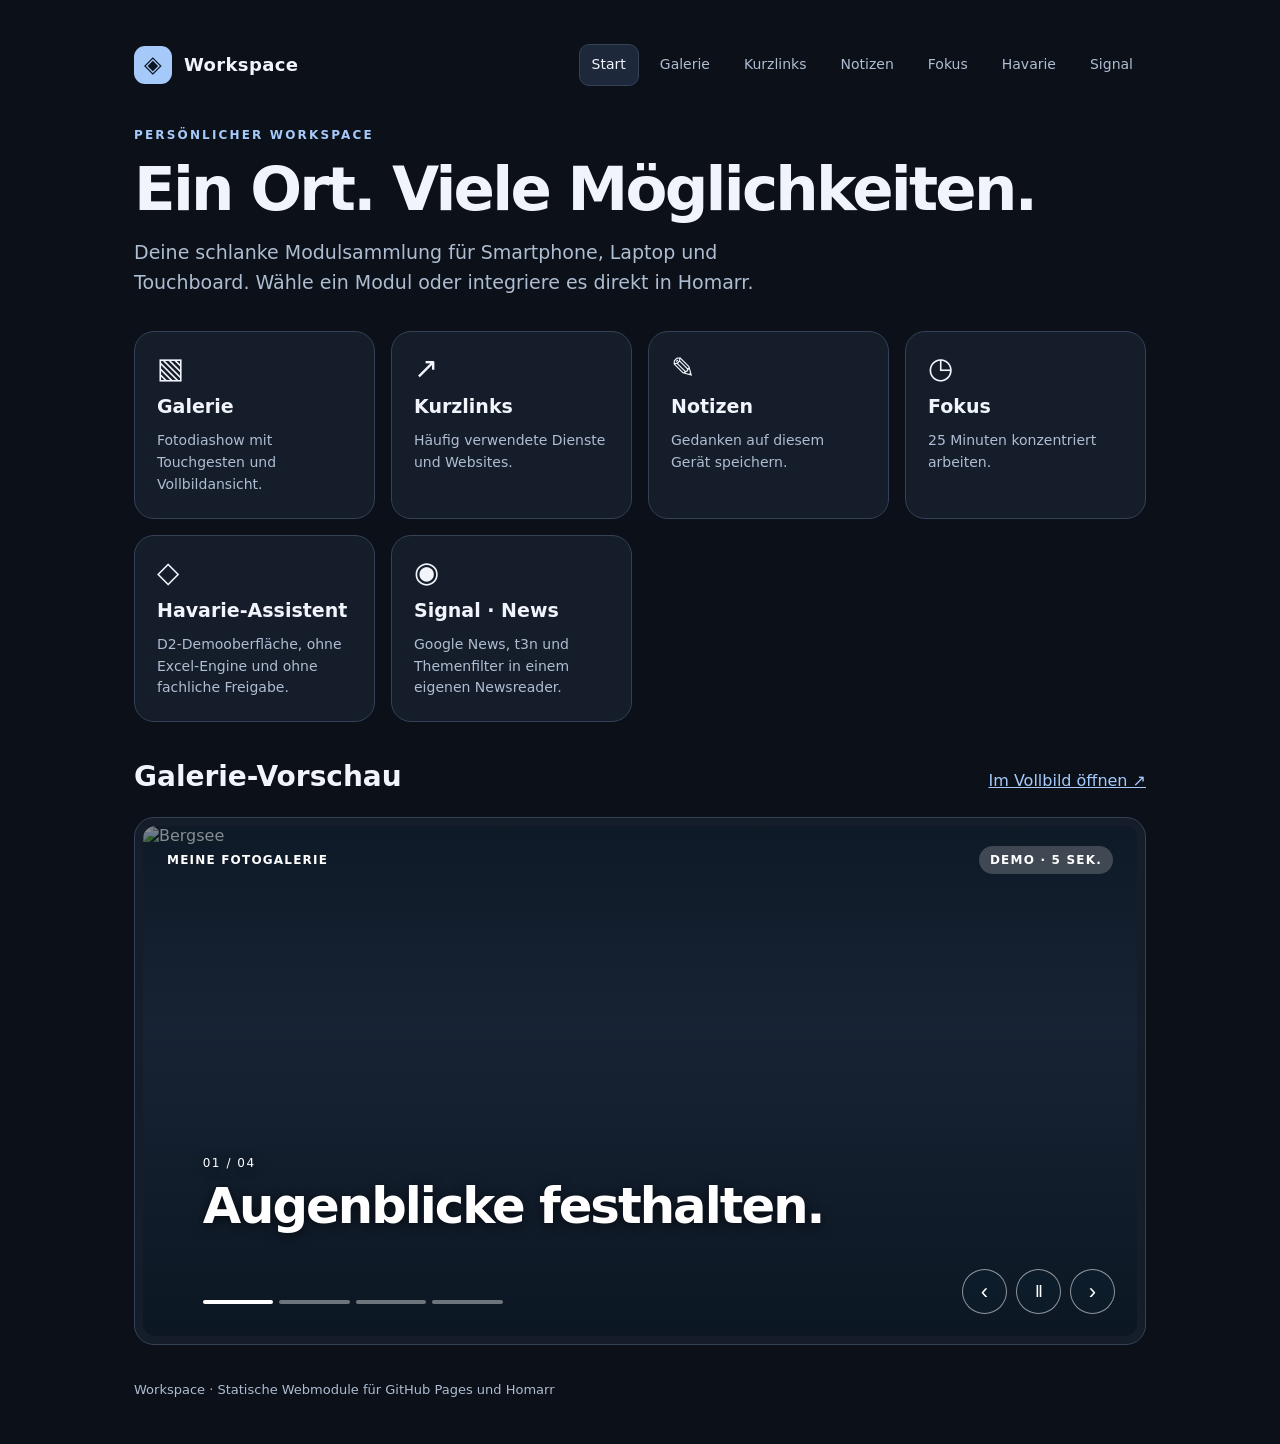
<file: index.html>
<!doctype html><html lang="de"><head><meta charset="utf-8"><meta name="viewport" content="width=device-width,initial-scale=1"><meta name="theme-color" content="#0b1019"><title>Workspace · Home</title><link rel="stylesheet" href="./assets/style.css"></head><body><main class="shell"><header class="topbar"><a class="brand" href="./index.html"><span class="mark">◈</span>Workspace</a><nav aria-label="Navigation"><a href="./index.html" aria-current="page">Start</a><a href="./galerie.html">Galerie</a><a href="./links.html">Kurzlinks</a><a href="./notizen.html">Notizen</a><a href="./fokus.html">Fokus</a><a href="./havarie.html">Havarie</a><a href="./news.html">Signal</a></nav></header><section class="hero"><div class="eyebrow">Persönlicher Workspace</div><h1>Ein Ort. Viele Möglichkeiten.</h1><p class="lead">Deine schlanke Modulsammlung für Smartphone, Laptop und Touchboard. Wähle ein Modul oder integriere es direkt in Homarr.</p></section><section aria-label="Module" class="grid"><a class="tile" href="./galerie.html"><span class="symbol" aria-hidden="true">▧</span><strong>Galerie</strong><p class="muted">Fotodiashow mit Touchgesten und Vollbildansicht.</p></a><a class="tile" href="./links.html"><span class="symbol" aria-hidden="true">↗</span><strong>Kurzlinks</strong><p class="muted">Häufig verwendete Dienste und Websites.</p></a><a class="tile" href="./notizen.html"><span class="symbol" aria-hidden="true">✎</span><strong>Notizen</strong><p class="muted">Gedanken auf diesem Gerät speichern.</p></a><a class="tile" href="./fokus.html"><span class="symbol" aria-hidden="true">◷</span><strong>Fokus</strong><p class="muted">25 Minuten konzentriert arbeiten.</p></a><a class="tile" href="./havarie.html"><span class="symbol" aria-hidden="true">◇</span><strong>Havarie-Assistent</strong><p class="muted">D2-Demooberfläche, ohne Excel-Engine und ohne fachliche Freigabe.</p></a><a class="tile" href="./news.html"><span class="symbol" aria-hidden="true">◉</span><strong>Signal · News</strong><p class="muted">Google News, t3n und Themenfilter in einem eigenen Newsreader.</p></a></section><div class="section-head"><h2>Galerie-Vorschau</h2><a href="./galerie.html">Im Vollbild öffnen ↗</a></div><section class="panel preview"><iframe src="./galerie.html" loading="lazy" allowfullscreen title="Galerie-Vorschau"></iframe></section><footer class="footer">Workspace · Statische Webmodule für GitHub Pages und Homarr</footer></main></body></html>
</file>
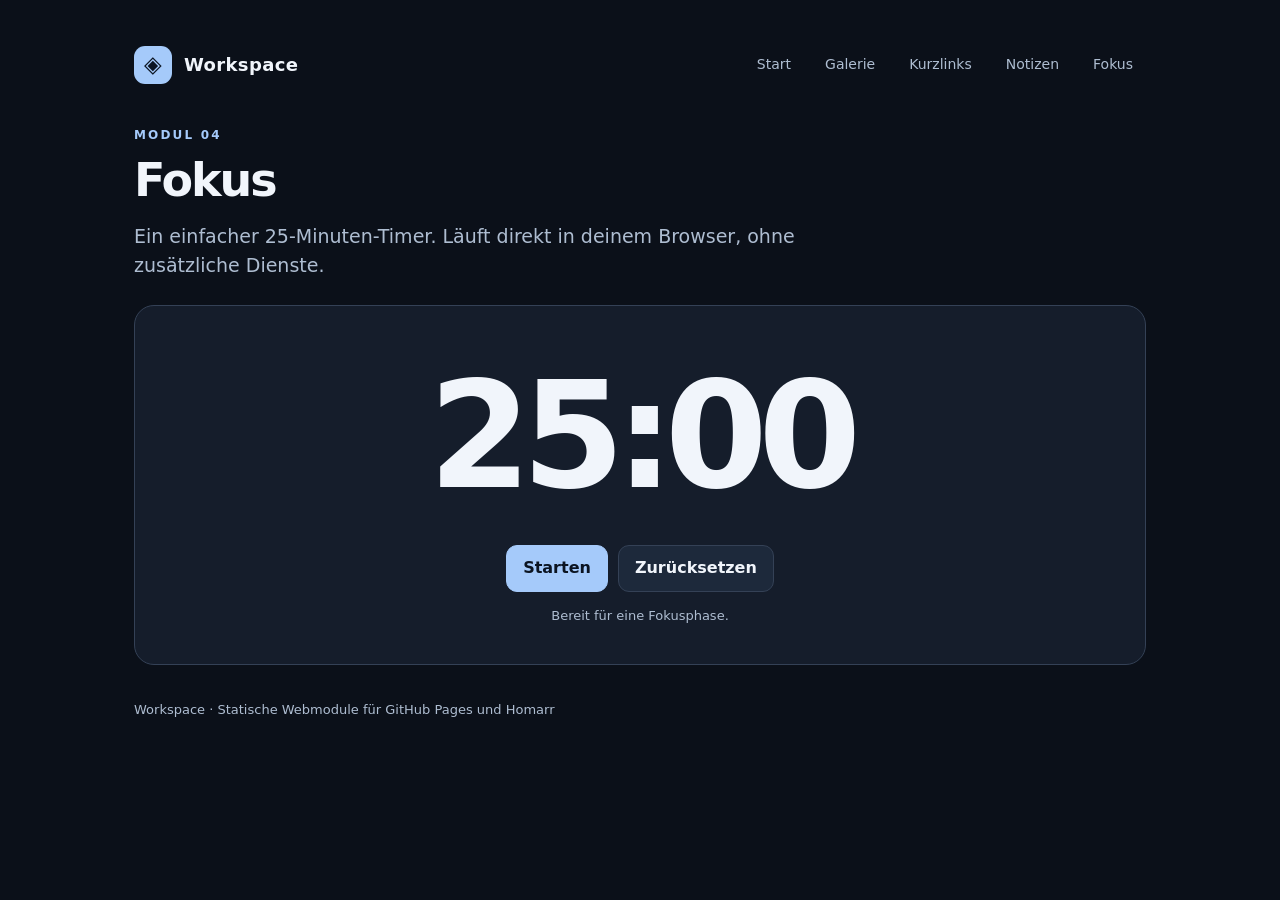
<file: fokus.html>
<!doctype html><html lang="de"><head><meta charset="utf-8"><meta name="viewport" content="width=device-width,initial-scale=1"><meta name="theme-color" content="#0b1019"><title>Fokus · Workspace</title><link rel="stylesheet" href="./assets/style.css"></head><body><script>if(new URLSearchParams(location.search).get("embed")==="1")document.body.classList.add("embed")</script><main class="shell"><header class="topbar"><a class="brand" href="./index.html"><span class="mark">◈</span>Workspace</a><nav aria-label="Navigation"><a href="./index.html">Start</a><a href="./galerie.html">Galerie</a><a href="./links.html">Kurzlinks</a><a href="./notizen.html">Notizen</a><a href="./fokus.html">Fokus</a></nav></header><section class="module-intro"><div class="eyebrow">Modul 04</div><h1>Fokus</h1><p class="lead">Ein einfacher 25-Minuten-Timer. Läuft direkt in deinem Browser, ohne zusätzliche Dienste.</p></section><section class="panel"><div class="timer" id="time" role="timer" aria-label="Verbleibende Zeit">25:00</div><div class="actions"><button class="btn" id="toggle">Starten</button><button class="btn-secondary" id="reset">Zurücksetzen</button></div><p class="note" id="status" role="status" style="text-align:center">Bereit für eine Fokusphase.</p></section><script>
const duration=25*60*1000,time=document.getElementById("time"),toggle=document.getElementById("toggle"),status=document.getElementById("status");let remaining=duration,deadline=0,running=false,tick=null;
function display(){let s=Math.max(0,Math.ceil(remaining/1000));time.textContent=String(Math.floor(s/60)).padStart(2,"0")+":"+String(s%60).padStart(2,"0");document.title=time.textContent+" · Fokus"}
function stop(){running=false;clearInterval(tick);tick=null;toggle.textContent="Fortsetzen"}
function update(){if(!running)return;remaining=Math.max(0,deadline-Date.now());display();if(remaining===0){stop();toggle.textContent="Neu starten";status.textContent="Fokusphase beendet."}}
toggle.onclick=()=>{if(running){update();stop();status.textContent="Pausiert."}else{if(remaining===0)remaining=duration;deadline=Date.now()+remaining;running=true;toggle.textContent="Pause";status.textContent="Fokusphase läuft.";tick=setInterval(update,250);display()}};
document.getElementById("reset").onclick=()=>{stop();remaining=duration;display();toggle.textContent="Starten";status.textContent="Zurückgesetzt."};
document.addEventListener("visibilitychange",update);display();
</script><footer class="footer">Workspace · Statische Webmodule für GitHub Pages und Homarr</footer></main></body></html>
</file>
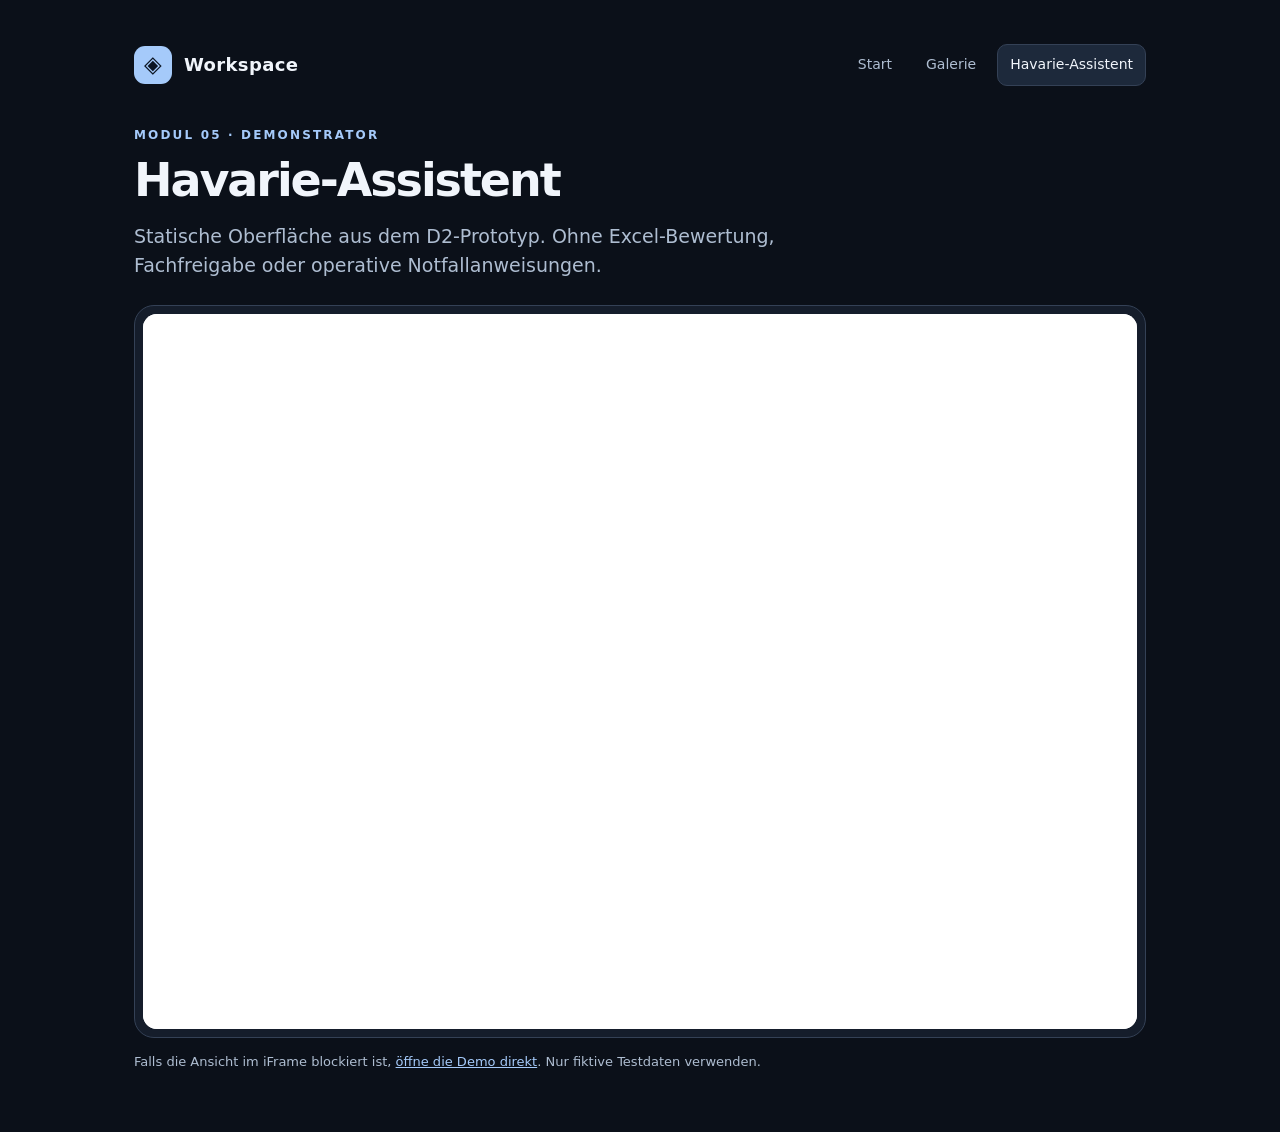
<file: havarie.html>
<!doctype html>
<html lang="de">
<head>
<meta charset="utf-8">
<meta name="viewport" content="width=device-width,initial-scale=1">
<meta name="theme-color" content="#0b1019">
<title>Havarie-Assistent · Workspace</title>
<link rel="stylesheet" href="./assets/style.css">
<style>
.havarie-frame{width:100%;height:calc(100dvh - 185px);min-height:550px;border:0;border-radius:14px;background:#f3f6f8;display:block}
.box-frame{padding:8px}
@media(max-width:650px){.havarie-frame{height:calc(100dvh - 210px);min-height:500px}}
</style>
</head>
<body>
<main class="shell">
  <header class="topbar">
    <a class="brand" href="./index.html"><span class="mark">◈</span>Workspace</a>
    <nav aria-label="Navigation"><a href="./index.html">Start</a><a href="./galerie.html">Galerie</a><a href="./havarie.html" aria-current="page">Havarie-Assistent</a></nav>
  </header>
  <section class="module-intro">
    <div class="eyebrow">Modul 05 · Demonstrator</div>
    <h1>Havarie-Assistent</h1>
    <p class="lead">Statische Oberfläche aus dem D2-Prototyp. Ohne Excel-Bewertung, Fachfreigabe oder operative Notfallanweisungen.</p>
  </section>
  <section class="panel box-frame">
    <iframe
      class="havarie-frame"
      title="Havarie-Assistent D2 – nicht freigegebene Demo"
      src="https://dawdleo.github.io/standortvorsorge/assistent/"
      loading="eager"
      referrerpolicy="strict-origin-when-cross-origin"
    ></iframe>
  </section>
  <p class="note">Falls die Ansicht im iFrame blockiert ist, <a href="https://dawdleo.github.io/standortvorsorge/assistent/" target="_blank" rel="noopener noreferrer">öffne die Demo direkt</a>. Nur fiktive Testdaten verwenden.</p>
</main>
</body>
</html>
</file>
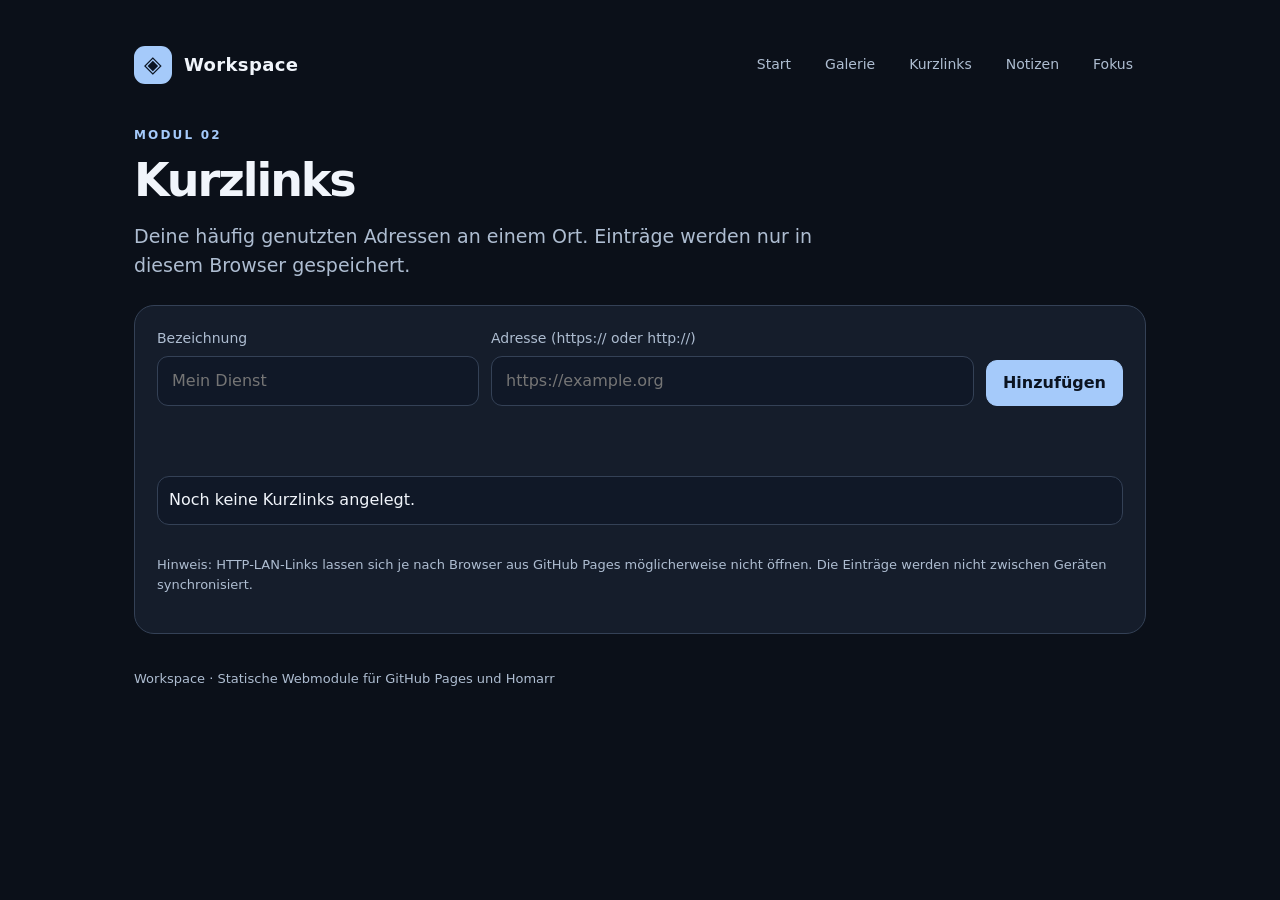
<file: links.html>
<!doctype html><html lang="de"><head><meta charset="utf-8"><meta name="viewport" content="width=device-width,initial-scale=1"><meta name="theme-color" content="#0b1019"><title>Kurzlinks · Workspace</title><link rel="stylesheet" href="./assets/style.css"></head><body><script>if(new URLSearchParams(location.search).get("embed")==="1")document.body.classList.add("embed")</script><main class="shell"><header class="topbar"><a class="brand" href="./index.html"><span class="mark">◈</span>Workspace</a><nav aria-label="Navigation"><a href="./index.html">Start</a><a href="./galerie.html">Galerie</a><a href="./links.html">Kurzlinks</a><a href="./notizen.html">Notizen</a><a href="./fokus.html">Fokus</a></nav></header><section class="module-intro"><div class="eyebrow">Modul 02</div><h1>Kurzlinks</h1><p class="lead">Deine häufig genutzten Adressen an einem Ort. Einträge werden nur in diesem Browser gespeichert.</p></section>
<section class="panel stack"><form class="form-row" id="form"><div class="field"><label for="name">Bezeichnung</label><input id="name" maxlength="60" placeholder="Mein Dienst" required></div><div class="field"><label for="url">Adresse (https:// oder http://)</label><input id="url" type="url" placeholder="https://example.org" required></div><button class="btn" type="submit">Hinzufügen</button></form><p id="status" class="status" role="status"></p><ul class="list" id="links"></ul><p class="note">Hinweis: HTTP-LAN-Links lassen sich je nach Browser aus GitHub Pages möglicherweise nicht öffnen. Die Einträge werden nicht zwischen Geräten synchronisiert.</p></section>
<script>
const KEY="workspace.links.v1", list=document.querySelector("#links"), status=document.querySelector("#status");
let items=[];try{const saved=JSON.parse(localStorage.getItem(KEY)||"[]");if(Array.isArray(saved))items=saved.filter(x=>x&&typeof x.name==="string"&&typeof x.url==="string"&&/^https?:\/\//i.test(x.url))}catch{}
function persist(){try{localStorage.setItem(KEY,JSON.stringify(items));status.textContent="Im Browser gespeichert."}catch{status.textContent="Speichern nicht möglich – Browser-Speicher prüfen."}}
function paint(){list.replaceChildren();if(!items.length){const li=document.createElement("li");li.textContent="Noch keine Kurzlinks angelegt.";list.append(li);return}items.forEach((it,i)=>{let li=document.createElement("li"),a=document.createElement("a"),btn=document.createElement("button");a.textContent=it.name;a.href=it.url;a.target="_blank";a.rel="noopener noreferrer";btn.className="btn-secondary";btn.type="button";btn.textContent="Entfernen";btn.setAttribute("aria-label",it.name+" entfernen");btn.onclick=()=>{items.splice(i,1);persist();paint()};li.append(a,btn);list.append(li)})}
document.querySelector("#form").onsubmit=e=>{e.preventDefault();let name=document.querySelector("#name").value.trim(),value=document.querySelector("#url").value.trim();try{let u=new URL(value);if(!["https:","http:"].includes(u.protocol))throw Error();items.push({name,url:u.href});persist();paint();e.target.reset()}catch{status.textContent="Bitte eine gültige HTTP(S)-Adresse eingeben."}};
paint();
</script><footer class="footer">Workspace · Statische Webmodule für GitHub Pages und Homarr</footer></main></body></html>
</file>
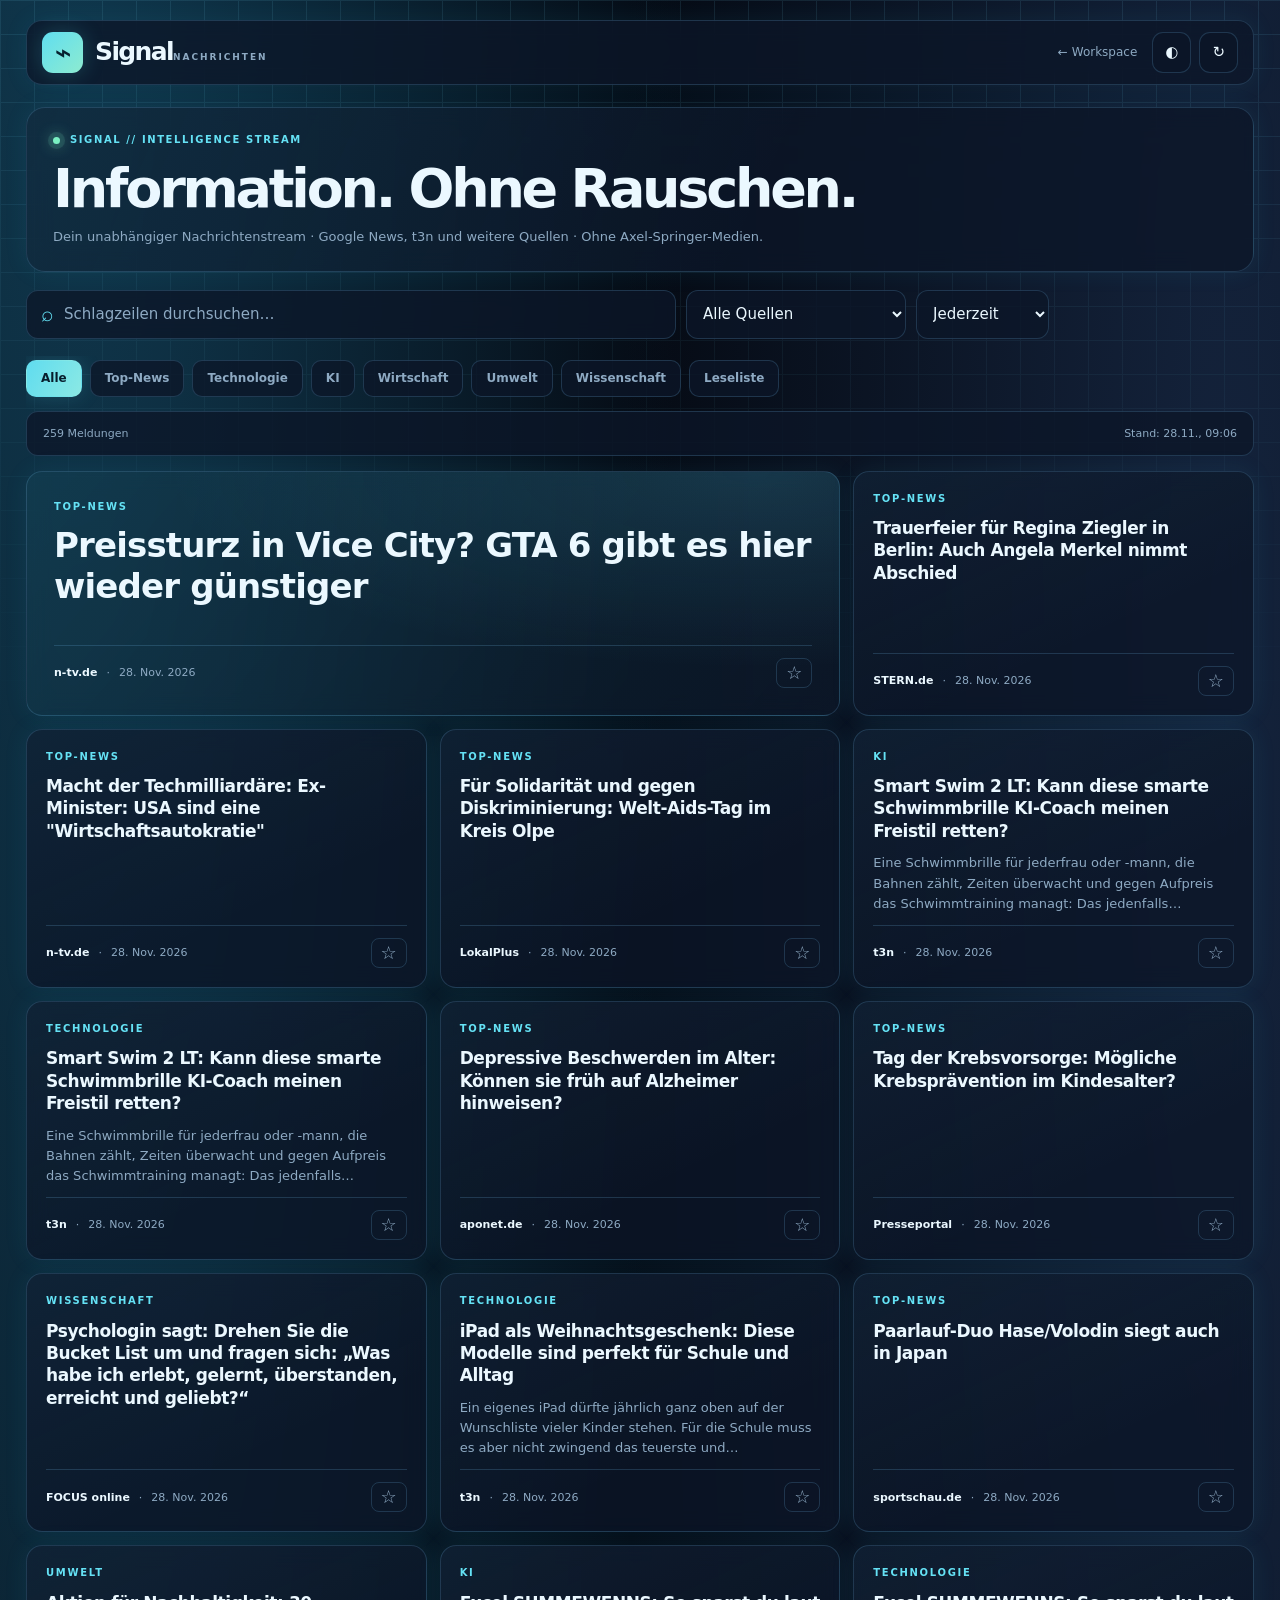
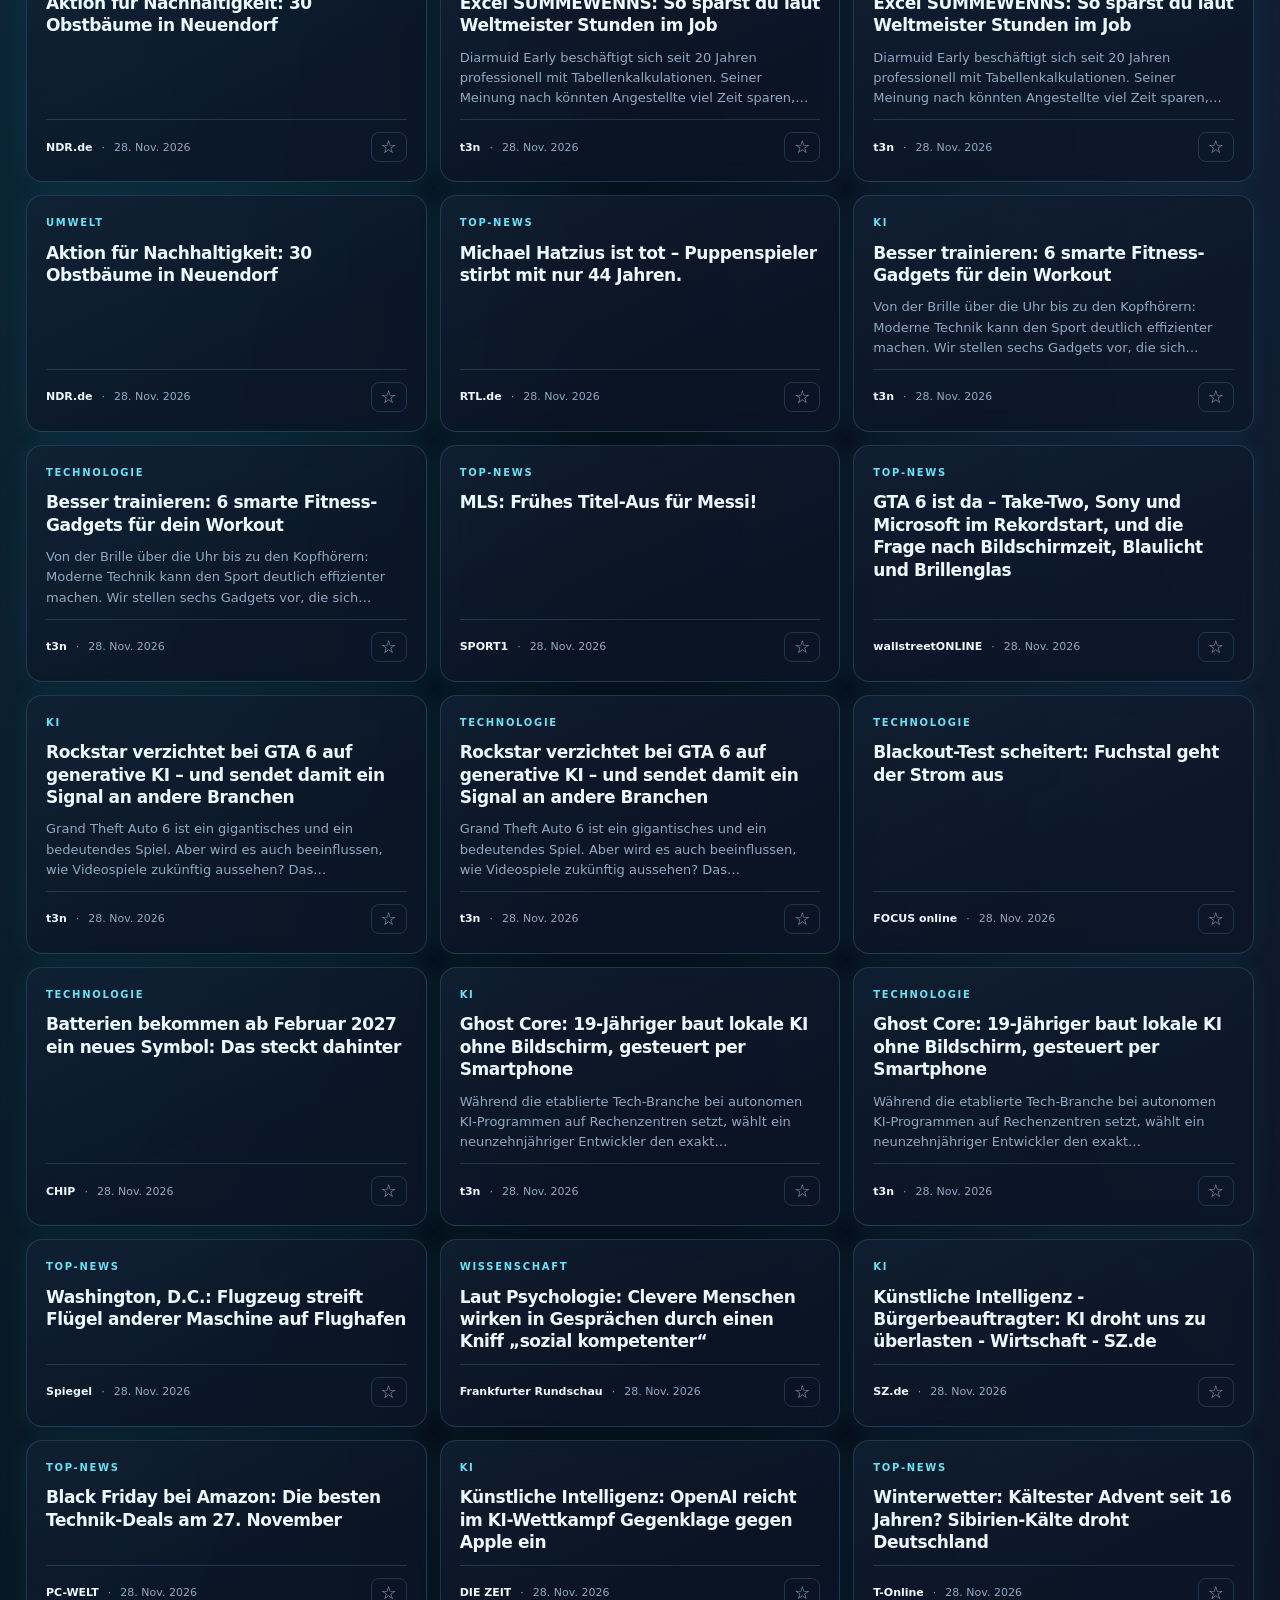
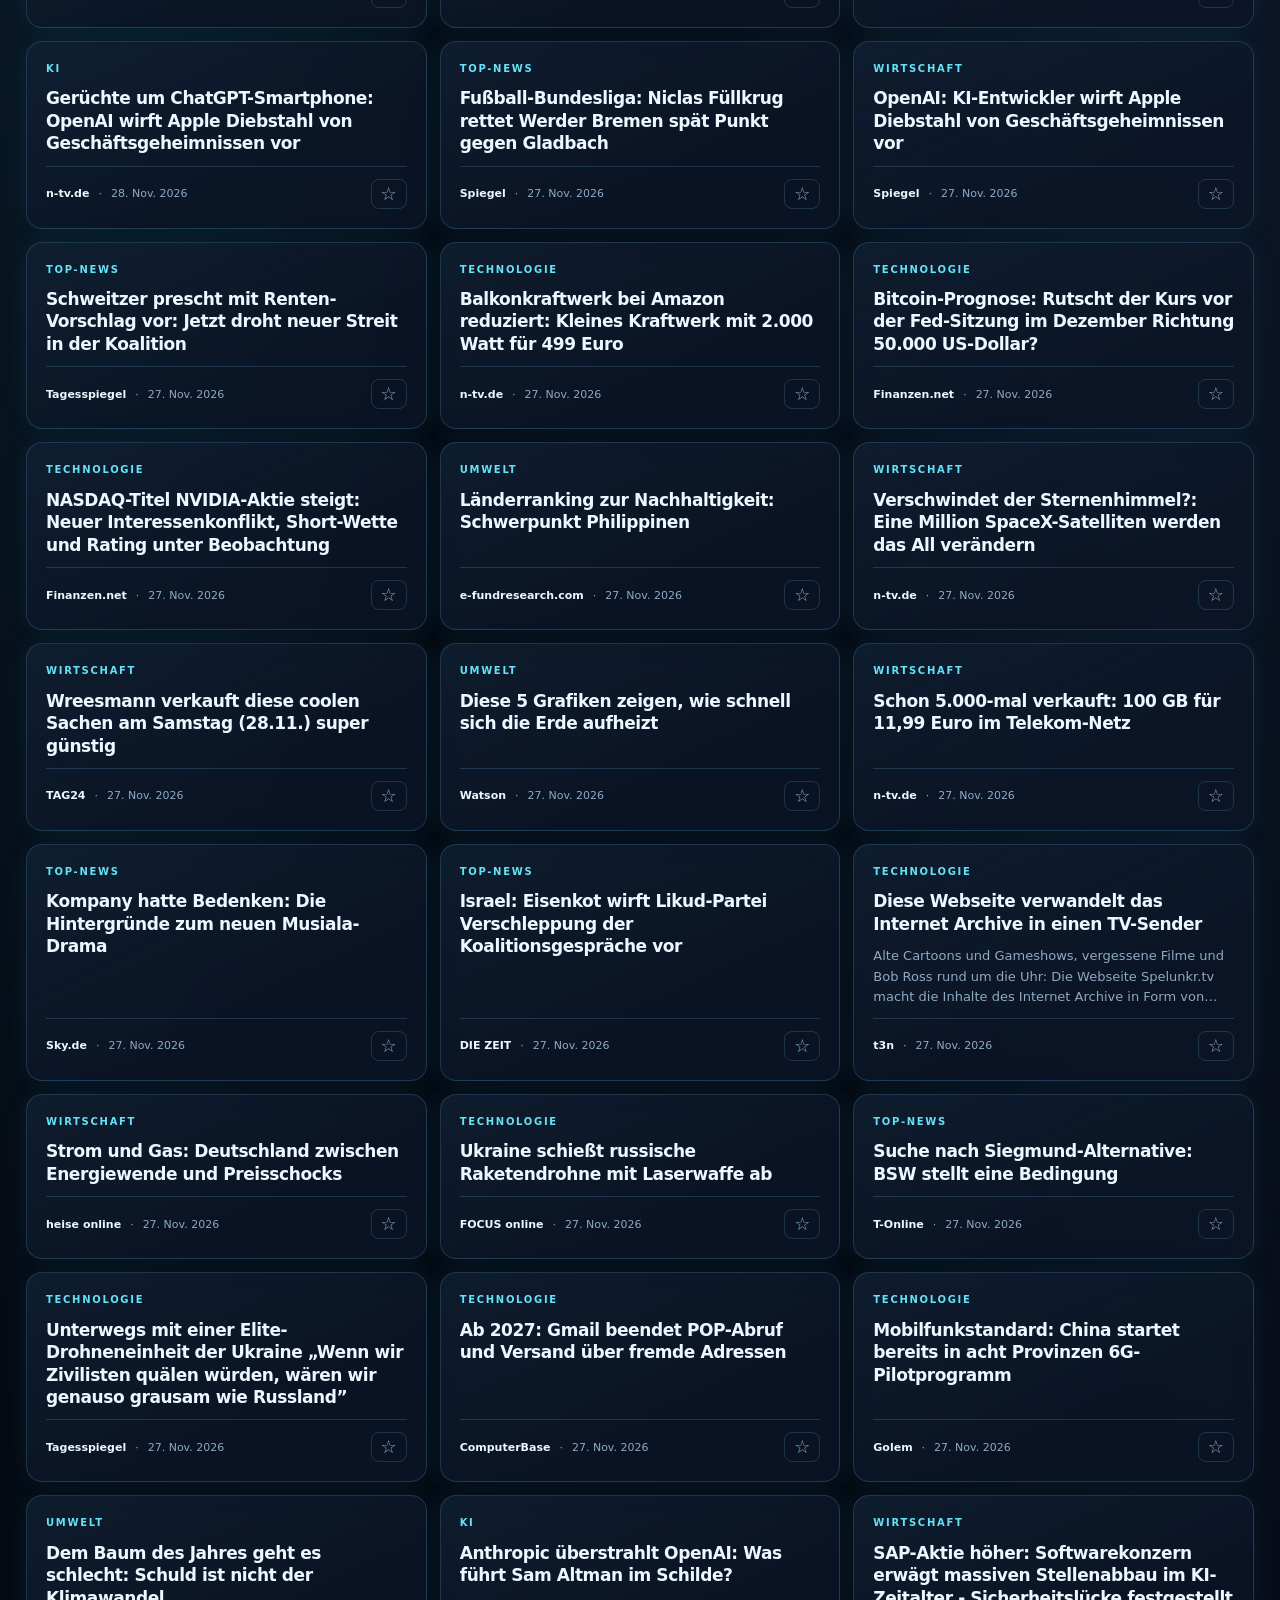
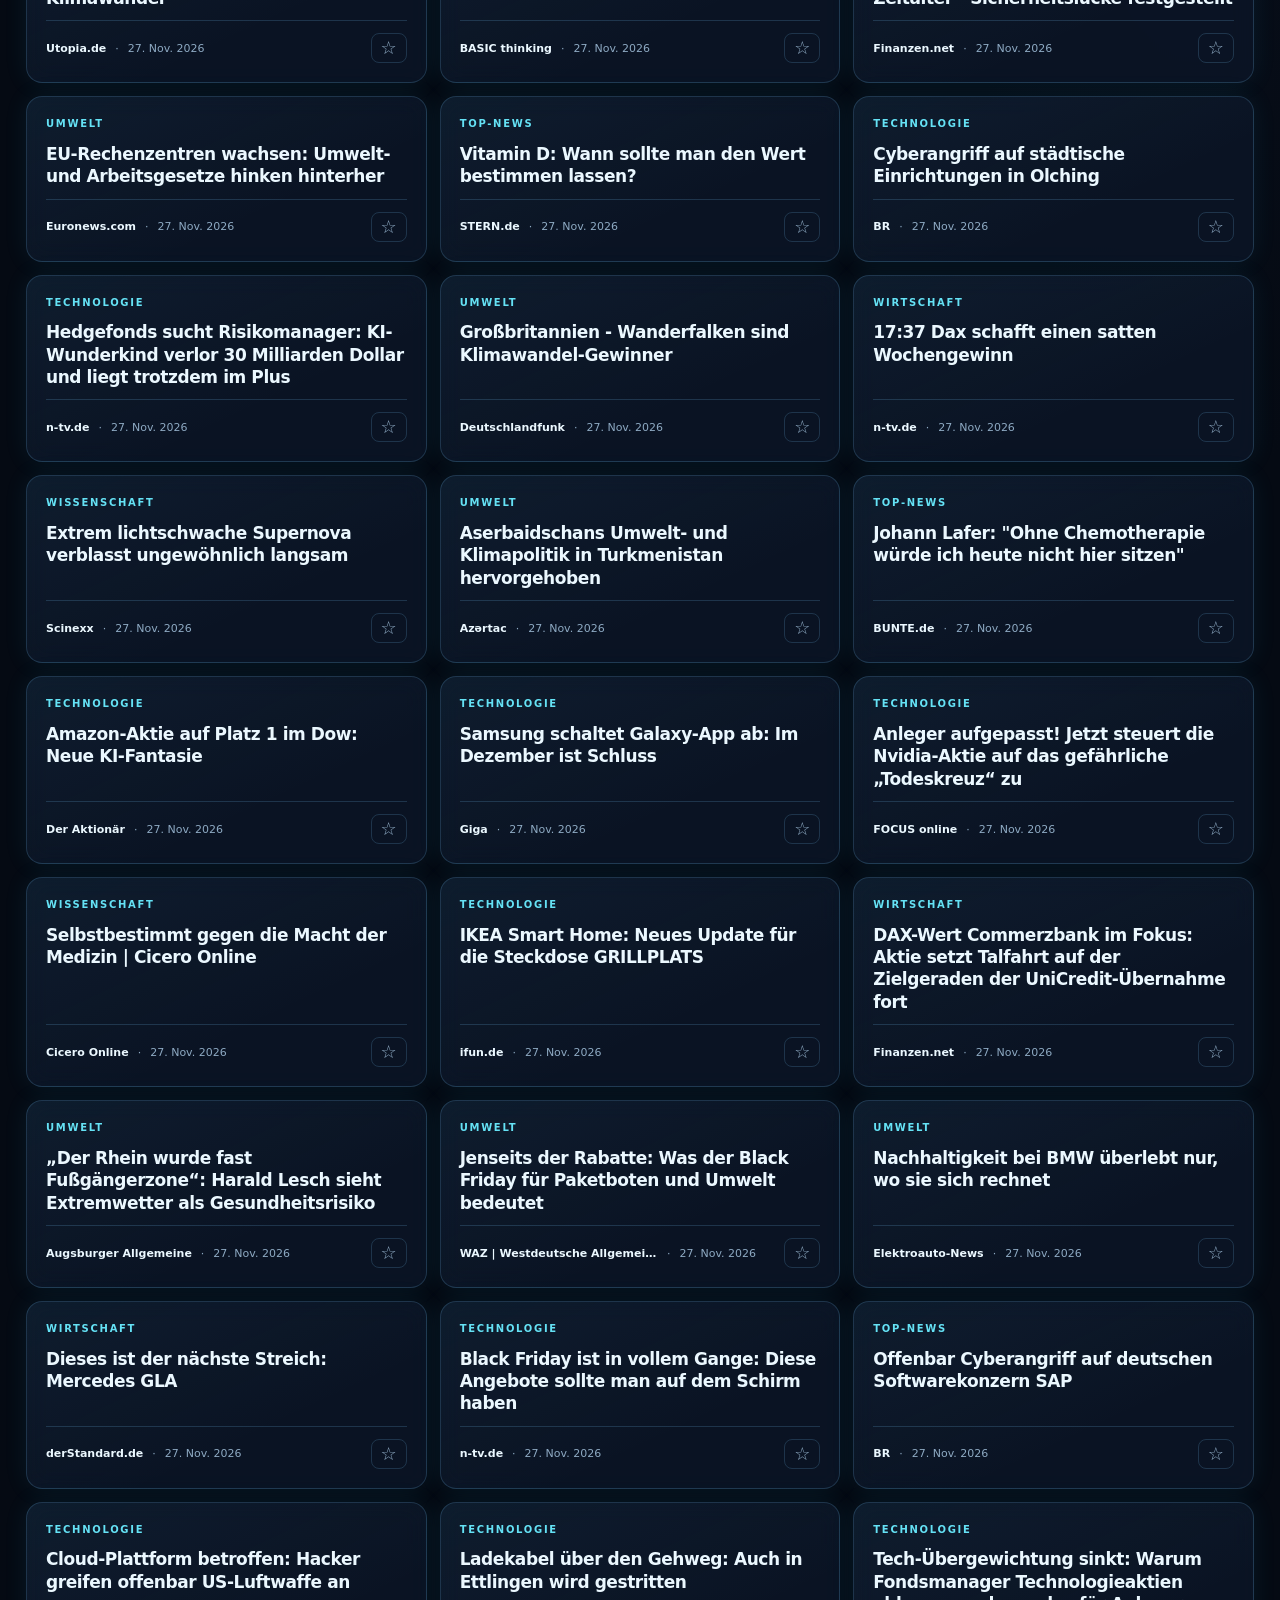
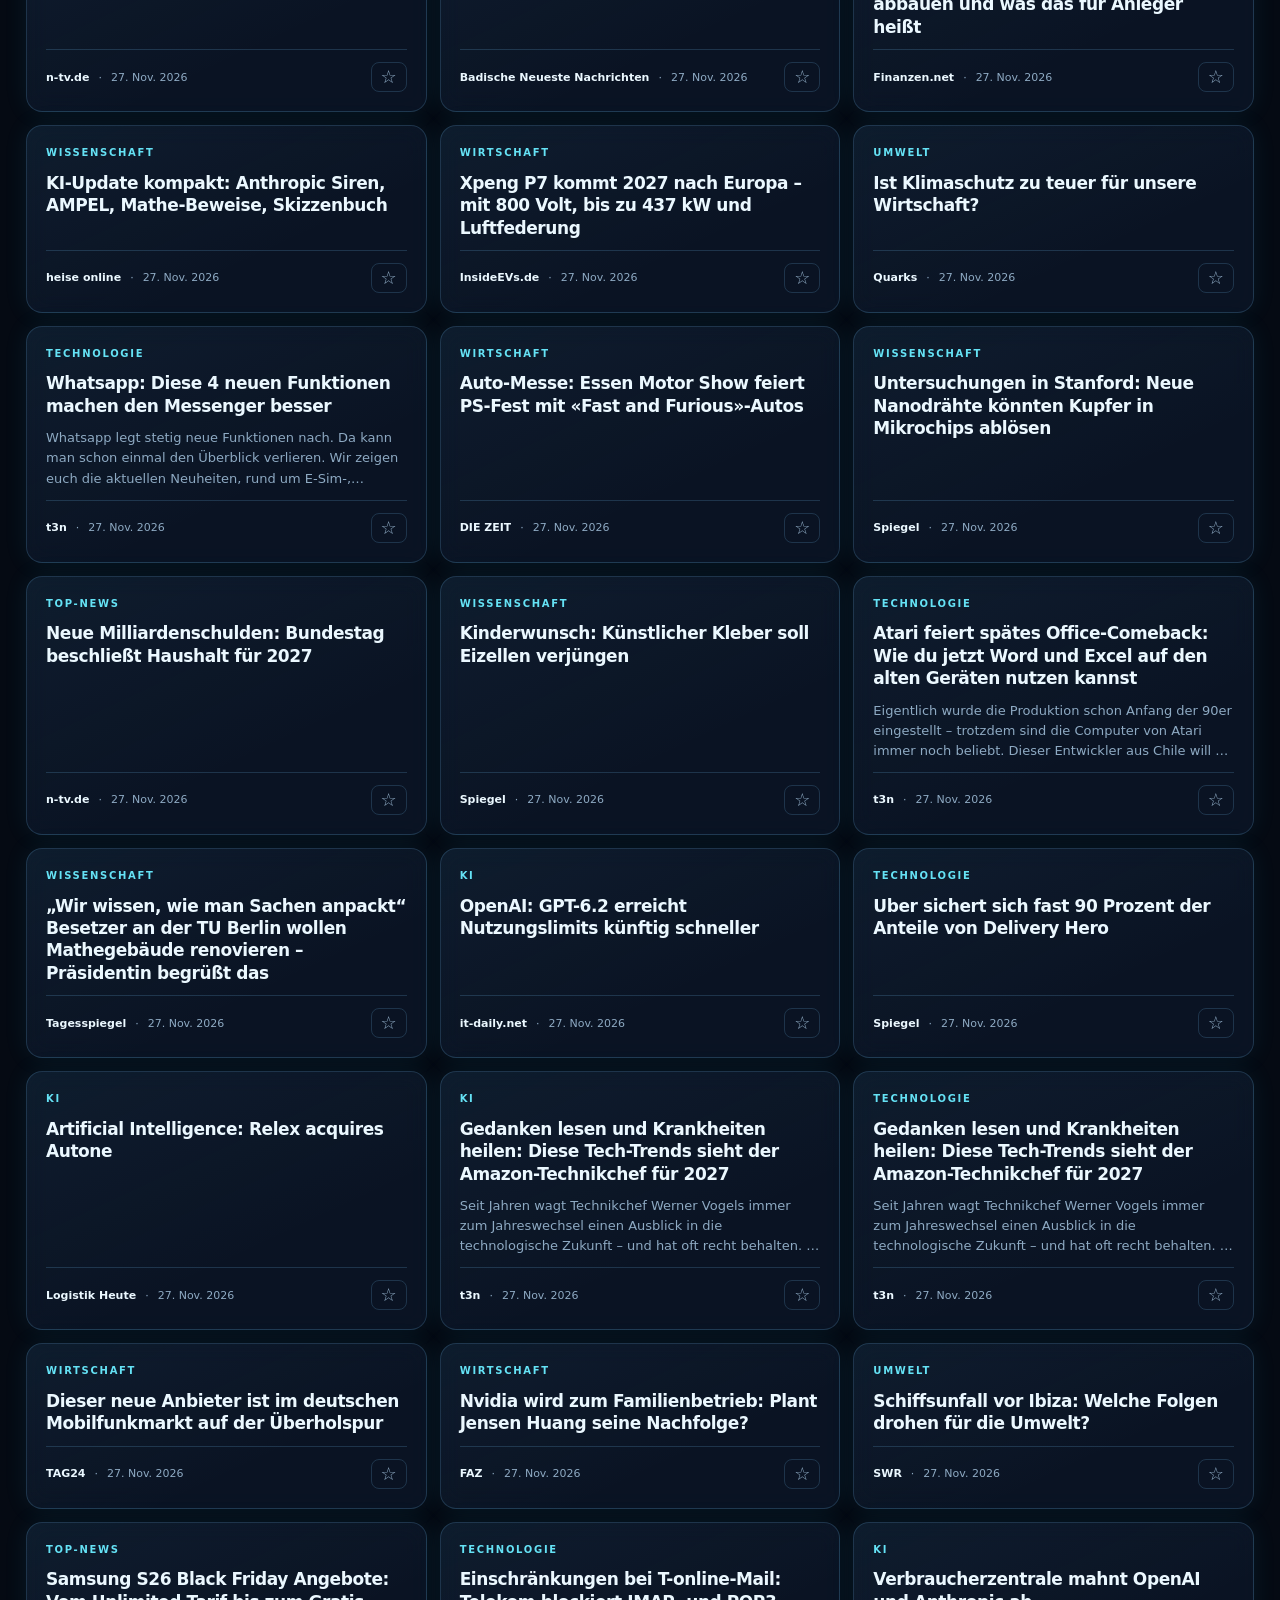
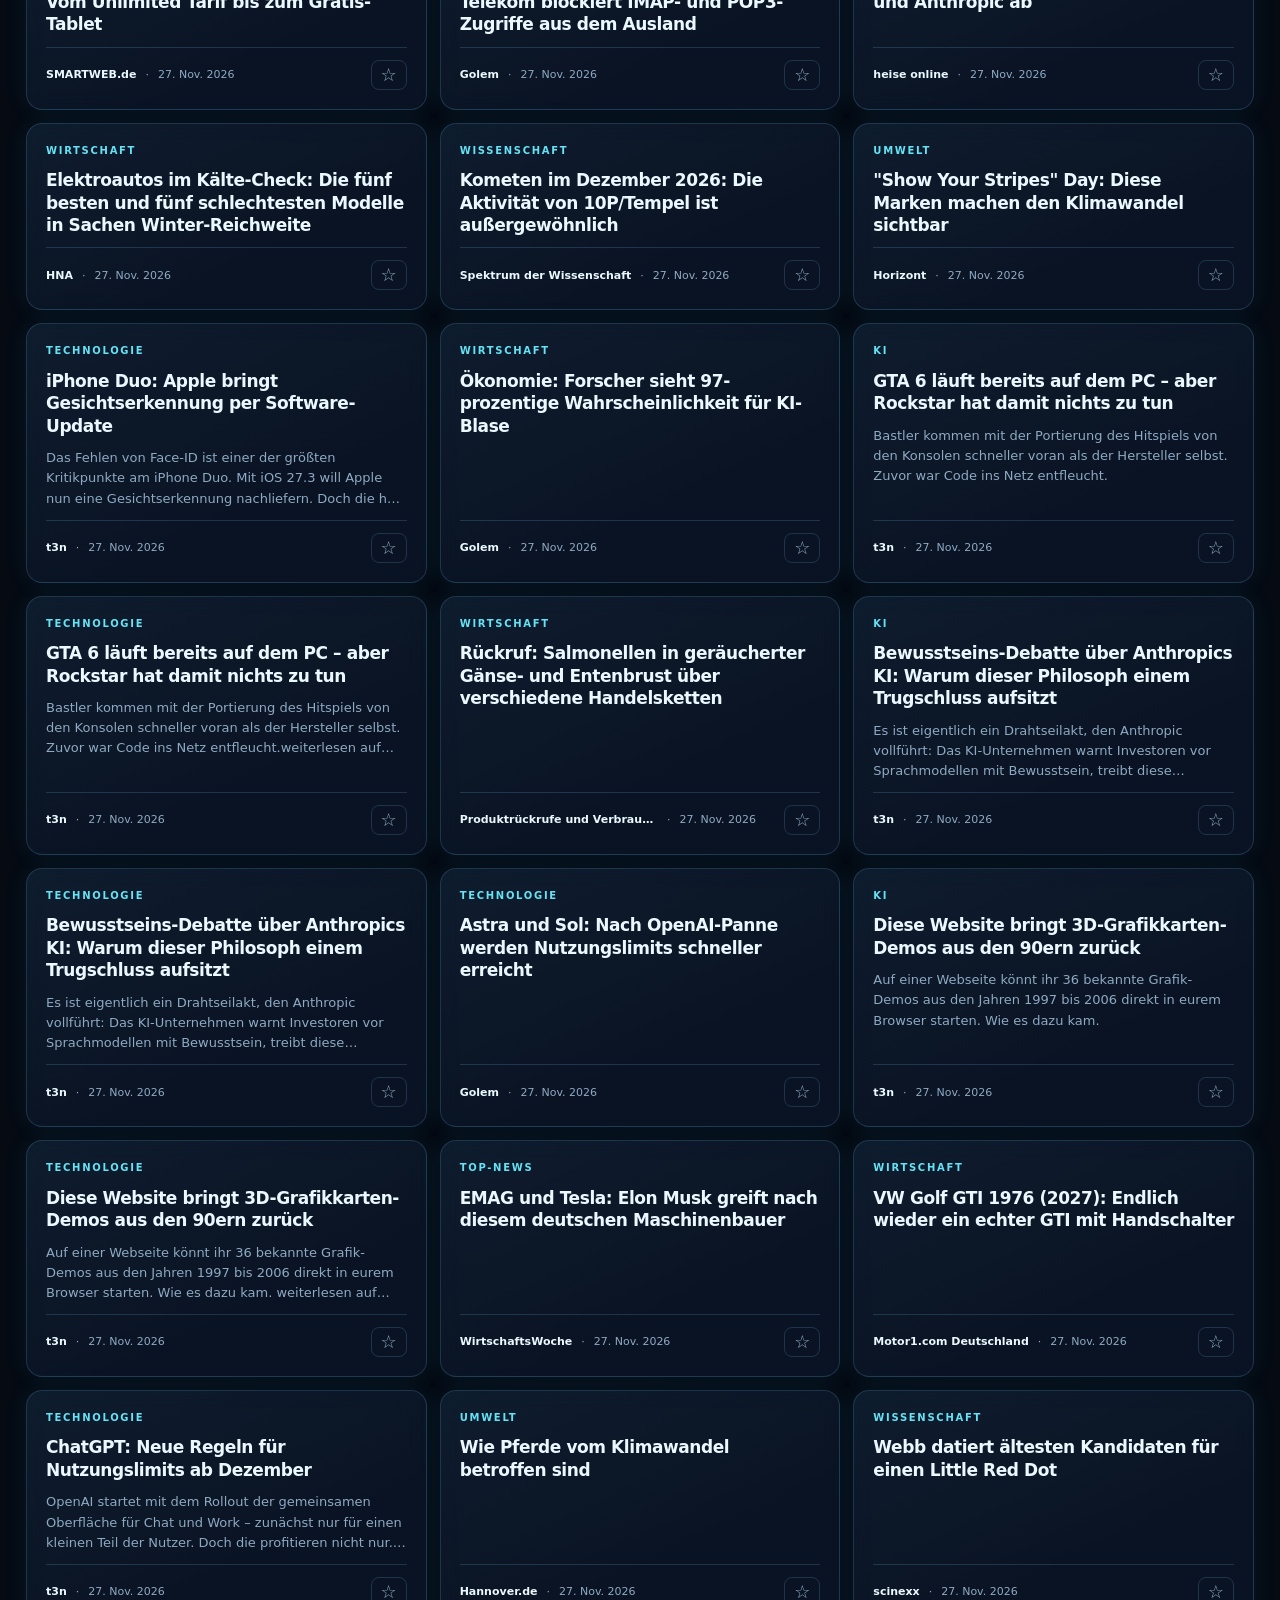
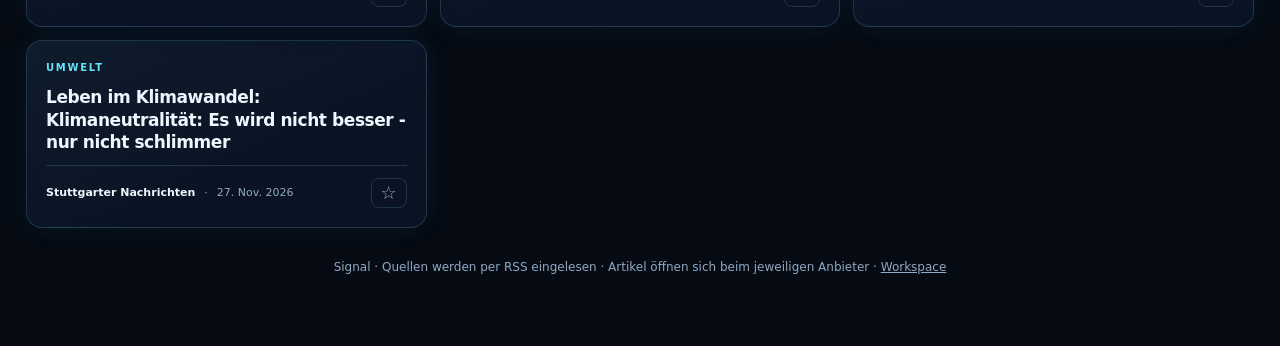
<file: news.html>
<!doctype html>
<html lang="de">
<head>
<meta charset="utf-8">
<meta name="viewport" content="width=device-width,initial-scale=1">
<meta name="theme-color" content="#0a101c">
<meta name="description" content="Signal: Dein persönlicher, unabhängiger News-Aggregator">
<title>Signal · Nachrichten</title>
<style>
:root{color-scheme:dark;--bg:#050a13;--surface:rgba(12,23,40,.78);--raised:#14273f;--border:rgba(109,178,226,.21);--ink:#ebf8ff;--muted:#8eaac3;--accent:#65e2f5;--soft:#0d2a3d;--glow:0 0 25px rgba(39,173,206,.09)}
*{box-sizing:border-box}html{scroll-behavior:smooth}body{margin:0;color:var(--ink);background:radial-gradient(ellipse at 6% -8%,#113d54 0,transparent 36%),radial-gradient(ellipse at 96% 7%,#14233c 0,transparent 35%),var(--bg);font:15px/1.55 system-ui,-apple-system,"Segoe UI",Roboto,Arial,sans-serif}
body:before{content:"";position:fixed;inset:0;pointer-events:none;opacity:.11;background-image:linear-gradient(#76d5f1 1px,transparent 1px),linear-gradient(90deg,#76d5f1 1px,transparent 1px);background-size:34px 34px;mask-image:linear-gradient(to bottom,#000,transparent 85%)}
body.light{color-scheme:light;--bg:#eaf1f7;--surface:rgba(255,255,255,.85);--raised:#d9edf8;--border:rgba(40,92,125,.2);--ink:#102b40;--muted:#557187;--accent:#006d89;--soft:#e0f3f7;--glow:0 6px 20px rgba(22,52,81,.08);background:radial-gradient(ellipse at 7% 0,#d2eefa,transparent 40%),var(--bg)}
button,input,select{font:inherit}button{cursor:pointer}button:focus-visible,a:focus-visible,input:focus-visible,select:focus-visible{outline:2px solid var(--accent);outline-offset:3px}a{color:inherit}.app{max-width:1360px;margin:auto;padding:20px 26px 70px;position:relative}
.top{display:flex;align-items:center;justify-content:space-between;gap:12px;border:1px solid var(--border);padding:11px 15px;background:var(--surface);border-radius:16px;backdrop-filter:blur(14px);box-shadow:var(--glow)}
.brand{display:flex;gap:12px;align-items:center;text-decoration:none;font-weight:850;font-size:25px;letter-spacing:-.065em}
.mark{display:grid;place-items:center;width:41px;height:41px;background:linear-gradient(135deg,#60def0,#8debd0);color:#06202e;border-radius:11px;font-size:28px;line-height:1;box-shadow:0 0 22px rgba(71,217,236,.22)}
.eyebrow{font-size:9px;letter-spacing:.22em;text-transform:uppercase;font-weight:750;color:var(--muted);margin-top:-5px}
.actions{display:flex;gap:8px;align-items:center}.back{color:var(--muted);font-size:12px;margin-right:7px;text-decoration:none}
.iconbtn{border:1px solid var(--border);color:var(--ink);background:var(--surface);border-radius:11px;padding:8px 12px;min-height:40px}.iconbtn:hover{border-color:var(--accent);color:var(--accent)}
.intro{margin:22px 0 18px;padding:24px 26px;border:1px solid var(--border);border-radius:19px;background:linear-gradient(115deg,rgba(44,150,178,.14),transparent 60%),var(--surface);box-shadow:var(--glow);backdrop-filter:blur(12px)}
.kicker{display:flex;align-items:center;gap:10px;text-transform:uppercase;letter-spacing:.16em;font-size:10px;font-weight:850;color:var(--accent)}
.dot{width:7px;height:7px;border-radius:50%;background:#7af0c2;box-shadow:0 0 0 5px rgba(122,240,194,.12),0 0 15px #7af0c2}
.intro h1{font-size:clamp(32px,4.7vw,54px);letter-spacing:-.06em;line-height:1.07;margin:12px 0 9px;font-weight:850}.intro p{color:var(--muted);margin:0;font-size:13px}
.controls{display:flex;gap:10px;flex-wrap:wrap;margin:17px 0}.search{flex:1;min-width:230px;max-width:650px;display:flex;align-items:center;gap:10px;background:var(--surface);border:1px solid var(--border);border-radius:12px;padding:0 14px;backdrop-filter:blur(9px)}.search span{font-size:21px;color:var(--accent)}
.search input{width:100%;padding:12px 0;background:transparent;border:0;color:var(--ink);outline:0;min-width:0}.search input::placeholder{color:var(--muted)}
select{min-height:44px;border:1px solid var(--border);color:var(--ink);background:var(--surface);border-radius:12px;padding:0 12px;max-width:220px}
.tabs{display:flex;gap:8px;overflow-x:auto;scrollbar-width:none;padding:4px 0 14px}.tabs::-webkit-scrollbar{display:none}
.tab{white-space:nowrap;color:var(--muted);background:var(--surface);border:1px solid var(--border);border-radius:10px;padding:8px 14px;font-weight:750;font-size:12px}
.tab:hover{color:var(--ink);border-color:var(--accent)}.tab[aria-pressed=true]{color:#071d2c;background:linear-gradient(120deg,#60dcef,#8be9e4);border-color:transparent;box-shadow:0 0 20px rgba(77,211,237,.17)}.light .tab[aria-pressed=true]{color:#05202a}
.meta{display:flex;justify-content:space-between;gap:10px;flex-wrap:wrap;font-size:11px;color:var(--muted);padding:13px 16px;border:1px solid var(--border);border-radius:12px;background:var(--surface);margin-bottom:15px}.meta strong{color:var(--ink)}
.notice{background:var(--soft);border:1px solid var(--border);padding:12px 15px;border-radius:12px;color:var(--muted);font-size:12px;margin-bottom:15px}
.grid{display:grid;grid-template-columns:repeat(3,minmax(0,1fr));gap:13px}
.article{min-width:0;display:flex;flex-direction:column;gap:11px;background:linear-gradient(155deg,rgba(72,157,192,.07),transparent 65%),var(--surface);border:1px solid var(--border);border-radius:16px;padding:19px;box-shadow:var(--glow);backdrop-filter:blur(11px);transition:transform .16s,border-color .16s,box-shadow .16s}
.article:hover{transform:translateY(-2px);border-color:rgba(101,226,245,.64);box-shadow:0 0 20px rgba(48,178,211,.11)}
.article.hero{grid-column:span 2;padding:27px;min-height:245px;background:radial-gradient(ellipse at 90% 0,rgba(78,201,233,.16),transparent 57%),linear-gradient(130deg,rgba(21,68,87,.51),var(--surface))}
.category{font-size:10px;letter-spacing:.17em;text-transform:uppercase;font-weight:850;color:var(--accent)}
.article h2{font-size:17px;line-height:1.32;font-weight:790;letter-spacing:-.025em;overflow-wrap:anywhere;margin:0}.article.hero h2{font-size:clamp(24px,3vw,34px);line-height:1.2}
.article h2 a{text-decoration:none}.article h2 a:hover{color:var(--accent)}
.article p{color:var(--muted);font-size:13px;margin:0;display:-webkit-box;-webkit-box-orient:vertical;-webkit-line-clamp:3;overflow:hidden;overflow-wrap:anywhere}
.foot{display:flex;gap:9px;align-items:center;color:var(--muted);font-size:11px;margin-top:auto;padding-top:12px;border-top:1px solid var(--border)}
.publisher{font-weight:750;color:var(--ink);overflow:hidden;text-overflow:ellipsis;white-space:nowrap;max-width:55%}.space{flex:1}
.bookmark{background:transparent;color:var(--muted);border:1px solid var(--border);padding:5px 9px;border-radius:8px;line-height:1;font-size:18px}.bookmark.saved{color:var(--accent);background:var(--soft);border-color:var(--accent)}
.empty{grid-column:1/-1;text-align:center;padding:48px 20px;background:var(--surface);border:1px dashed var(--border);border-radius:18px;color:var(--muted)}.empty strong{font-size:20px;color:var(--ink);display:block;margin-bottom:8px}.empty p{margin:0 auto;max-width:510px}
.footer{margin-top:30px;text-align:center;font-size:12px;color:var(--muted)}
.embed .app{padding:12px 12px 30px}.embed .back,.embed .intro p{display:none}.embed .intro{margin:12px 0 10px;padding:14px 17px}.embed .intro h1{font-size:25px;margin:8px 0 0}
@media(max-width:920px){.app{padding:17px 18px 50px}.grid{grid-template-columns:repeat(2,minmax(0,1fr))}.article.hero{grid-column:span 2}}
@media(max-width:600px){.app{padding:12px 12px 40px}.grid{grid-template-columns:1fr;gap:10px}.article.hero{grid-column:span 1;min-height:0;padding:19px}.article.hero h2{font-size:23px}.article{padding:16px}.intro{margin:16px 0 13px;padding:19px}.intro h1{font-size:32px}.search{flex-basis:100%;max-width:none}.controls select{flex:1;min-width:120px}.back{display:none}.brand{font-size:23px}}
@media(prefers-reduced-motion:reduce){*{transition:none!important;scroll-behavior:auto!important}}
</style>
</head>
<body>
<div class="app">
  <header class="top">
    <a class="brand" href="./index.html"><span class="mark">⌁</span><span>Signal<span class="eyebrow">Nachrichten</span></span></a>
    <div class="actions"><a class="back" href="./index.html">← Workspace</a><button id="theme" class="iconbtn" title="Hell-/Dunkelmodus" aria-label="Hell-/Dunkelmodus">◐</button><button id="reload" class="iconbtn" title="Daten neu laden" aria-label="Daten neu laden">↻</button></div>
  </header>
  <section class="intro">
    <div class="kicker"><span class="dot"></span> SIGNAL // INTELLIGENCE STREAM</div>
    <h1>Information. Ohne Rauschen.</h1>
    <p>Dein unabhängiger Nachrichtenstream · Google News, t3n und weitere Quellen · Ohne Axel-Springer-Medien.</p>
  </section>
  <section class="controls" aria-label="Nachrichtenfilter">
    <label class="search"><span aria-hidden="true">⌕</span><input id="search" type="search" placeholder="Schlagzeilen durchsuchen…" aria-label="Schlagzeilen durchsuchen"></label>
    <select id="source" aria-label="Quelle auswählen"><option value="">Alle Quellen</option></select>
    <select id="age" aria-label="Zeitraum auswählen"><option value="0">Jederzeit</option><option value="24">24 Stunden</option><option value="72">3 Tage</option><option value="168">7 Tage</option></select>
  </section>
  <nav class="tabs" id="tabs" aria-label="Themen"></nav>
  <div class="meta" aria-live="polite"><span id="count">Nachrichten werden geladen …</span><span id="updated">Aktualisierung wird geprüft</span></div>
  <div id="notice" class="notice" hidden></div>
  <main><div id="articles" class="grid" aria-live="polite"></div></main>
  <footer class="footer">Signal · Quellen werden per RSS eingelesen · Artikel öffnen sich beim jeweiligen Anbieter · <a href="./index.html">Workspace</a></footer>
</div>
<script>
(function(){
"use strict";
if(new URLSearchParams(location.search).get("embed")==="1") document.body.classList.add("embed");
const TOPICS=["Alle","Top-News","Technologie","KI","Wirtschaft","Umwelt","Wissenschaft","Leseliste"];

const BLOCKED_PUBLISHERS=new Set(["bild","bild de","bild zeitung","bild am sonntag","auto bild","autobild","computer bild","computerbild","sport bild","sportbild","bz","bz berlin","b z","b z berlin","welt","welt de","die welt","welt am sonntag","welt tv","business insider","business insider deutschland","insider","politico","politico europe","politico eu","politico deutschland","upday","morning brew","morning brew inc","the telegraph","daily telegraph","the daily telegraph","sunday telegraph","the sunday telegraph","telegraph media group","bisnow","emarketer","e marketer","fakt","fakt24","onet","newsweek polska","forbes polska"]);
const BLOCKED_DOMAINS=["bild.de","welt.de","bz-berlin.de","businessinsider.de","businessinsider.com","insider.com","politico.eu","politico.com","upday.com","morningbrew.com","telegraph.co.uk","bisnow.com","emarketer.com","autobild.de","computerbild.de","sportbild.de","fakt.pl","onet.pl","newsweek.pl","forbes.pl"];
function isBlockedStory(item){
 if(!item)return true;
 const key=String(item.publisher||"").toLowerCase().replace(/[^a-z0-9]+/g," ").trim();
 if(BLOCKED_PUBLISHERS.has(key))return true;
 for(const value of [item.url,item.source_url]){
  try{
   const host=new URL(value).hostname.toLowerCase().replace(/\.$/,"");
   if(BLOCKED_DOMAINS.some(d=>host===d||host.endsWith("."+d)))return true;
  }catch{}
 }
 return false;
}

const $=id=>document.getElementById(id);
const KEY="workspace.signal.saved.v1";
const THEME="workspace.signal.theme.v1";
let articles=[],saved={},active="Alle",updated=null,failed=[];
try{const stored=JSON.parse(localStorage.getItem(KEY)||"{}");if(stored && typeof stored==="object" && !Array.isArray(stored))saved=stored}catch{}
try{if(localStorage.getItem(THEME)==="light")document.body.classList.add("light")}catch{}
function saveStore(){try{localStorage.setItem(KEY,JSON.stringify(saved))}catch{}}
function safeURL(value){try{const u=new URL(value);return u.protocol==="https:"?u.href:null}catch{return null}}
function isDirectUrl(value){try{const host=new URL(value).hostname.toLowerCase();return !["news.google.com","google.com","www.google.com"].includes(host)}catch{return false}}
function text(tag,value,className){const e=document.createElement(tag);e.textContent=value||"";if(className)e.className=className;return e}
function dateLabel(iso){const d=new Date(iso);if(Number.isNaN(d.valueOf()))return "";const delta=(Date.now()-d.valueOf())/3600000;if(delta>=0&&delta<1)return "gerade eben";if(delta>=1&&delta<24)return "vor "+Math.floor(delta)+" Std.";if(delta>=24&&delta<48)return "gestern";return new Intl.DateTimeFormat("de-DE",{day:"2-digit",month:"short",year:"numeric"}).format(d)}
function listOfArticles(){if(active==="Leseliste")return Object.values(saved).filter(x=>x&&safeURL(x.url)&&isDirectUrl(x.url)&&!isBlockedStory(x));return articles}
function cleanStory(x){if(!x||typeof x.title!=="string"||!safeURL(x.url)||!isDirectUrl(x.url))return null;return {id:String(x.id||x.url),title:x.title.slice(0,300),url:safeURL(x.url),description:String(x.description||"").slice(0,600),publisher:String(x.publisher||"Unbekannt").slice(0,100),source_url:String(x.source_url||""),topic:String(x.topic||"Top-News"),topics:Array.isArray(x.topics)?x.topics.map(String):[],published:String(x.published||"")}}
function renderTabs(){const host=$("tabs");host.replaceChildren();for(const topic of TOPICS){const btn=text("button",topic,"tab");btn.type="button";btn.setAttribute("aria-pressed",String(active===topic));btn.onclick=()=>{active=topic;renderTabs();render()};host.append(btn)}}
function renderSources(){const value=$("source").value;const names=[...new Set(listOfArticles().map(x=>x.publisher))].sort((a,b)=>a.localeCompare(b,"de"));const select=$("source");select.replaceChildren(new Option("Alle Quellen",""));for(const name of names)select.add(new Option(name,name));if(names.includes(value))select.value=value}
function render(){renderSources();const q=$("search").value.toLocaleLowerCase("de").trim();const pub=$("source").value;const hours=Number($("age").value);const cutoff=Date.now()-hours*3600000;
const filtered=listOfArticles().filter(a=>(active==="Alle"||active==="Leseliste"||a.topic===active||(a.topics||[]).includes(active))&&(!pub||a.publisher===pub)&&(!q||(a.title+" "+a.description+" "+a.publisher).toLocaleLowerCase("de").includes(q))&&(!hours||(a.published&&Date.parse(a.published)>=cutoff))).sort((a,b)=>(Date.parse(b.published)||0)-(Date.parse(a.published)||0));
$("count").textContent=filtered.length+" Meldungen"+(active==="Alle"?"":" · "+active);
const host=$("articles");host.replaceChildren();
if(!filtered.length){const empty=text("div","","empty");const heading=text("strong",articles.length?"Keine passenden Meldungen":"Noch keine Nachrichten verfügbar");const p=text("p",active==="Leseliste"?"Artikel über das Lesezeichen an einer Karte speichern.":articles.length?"Andere Suchbegriffe, Zeitraum oder Quelle auswählen.":"Direkte Artikel-Links werden aufbereitet. Bitte den Workflow „Signal RSS aktualisieren“ ausführen, falls noch keine Meldungen sichtbar sind.");empty.append(heading,p);host.append(empty);return}
filtered.slice(0,120).forEach((a,i)=>{const item=document.createElement("article");item.className="article"+(i===0&&active!=="Leseliste"?" hero":"");item.append(text("div",a.topic,"category"));const h=text("h2","");const link=text("a",a.title);link.href=a.url;link.target="_blank";link.rel="noopener noreferrer nofollow";h.append(link);item.append(h);if(a.description)item.append(text("p",a.description));
const foot=text("div","","foot");foot.append(text("span",a.publisher,"publisher"),text("span","·"),text("span",dateLabel(a.published),"time"),text("span","","space"));
const button=text("button",saved[a.id]?"★":"☆","bookmark"+(saved[a.id]?" saved":""));button.type="button";button.title=saved[a.id]?"Aus Leseliste entfernen":"Für später speichern";button.setAttribute("aria-label",button.title);button.onclick=()=>{if(saved[a.id])delete saved[a.id];else saved[a.id]=a;saveStore();render()};foot.append(button);item.append(foot);host.append(item)});
}
async function load(){const reload=$("reload");reload.disabled=true;reload.textContent="↻";
try{const response=await fetch("./news-data.json?t="+Date.now(),{cache:"no-store"});if(!response.ok)throw Error("HTTP "+response.status);const data=await response.json();if(!data||!Array.isArray(data.articles))throw Error("Ungültiges Nachrichtenformat");
articles=data.articles.map(cleanStory).filter(Boolean).filter(x=>!isBlockedStory(x));updated=data.updated_at||null;failed=Array.isArray(data.failed_feeds)?data.failed_feeds:[];render();
$("updated").textContent=updated?"Stand: "+new Intl.DateTimeFormat("de-DE",{day:"2-digit",month:"2-digit",hour:"2-digit",minute:"2-digit",timeZone:"Europe/Berlin"}).format(new Date(updated)):"Noch nicht synchronisiert";
$("notice").hidden=!failed.length;if(failed.length)$("notice").textContent="Einige RSS-Quellen konnten zuletzt nicht geladen werden ("+failed.length+"). Die übrigen Nachrichten bleiben sichtbar.";
}catch(err){articles=[];render();$("updated").textContent="Daten nicht verfügbar";$("notice").hidden=false;$("notice").textContent="Nachrichtendaten konnten nicht geladen werden. Prüfe, ob news-data.json vorhanden ist und die GitHub-Action erfolgreich lief.";}
finally{reload.disabled=false}}
$("search").addEventListener("input",render);$("source").addEventListener("change",render);$("age").addEventListener("change",render);
$("reload").addEventListener("click",load);$("theme").addEventListener("click",()=>{document.body.classList.toggle("light");try{localStorage.setItem(THEME,document.body.classList.contains("light")?"light":"dark")}catch{}});
renderTabs();load();
})();
</script>
</body>
</html>
</file>
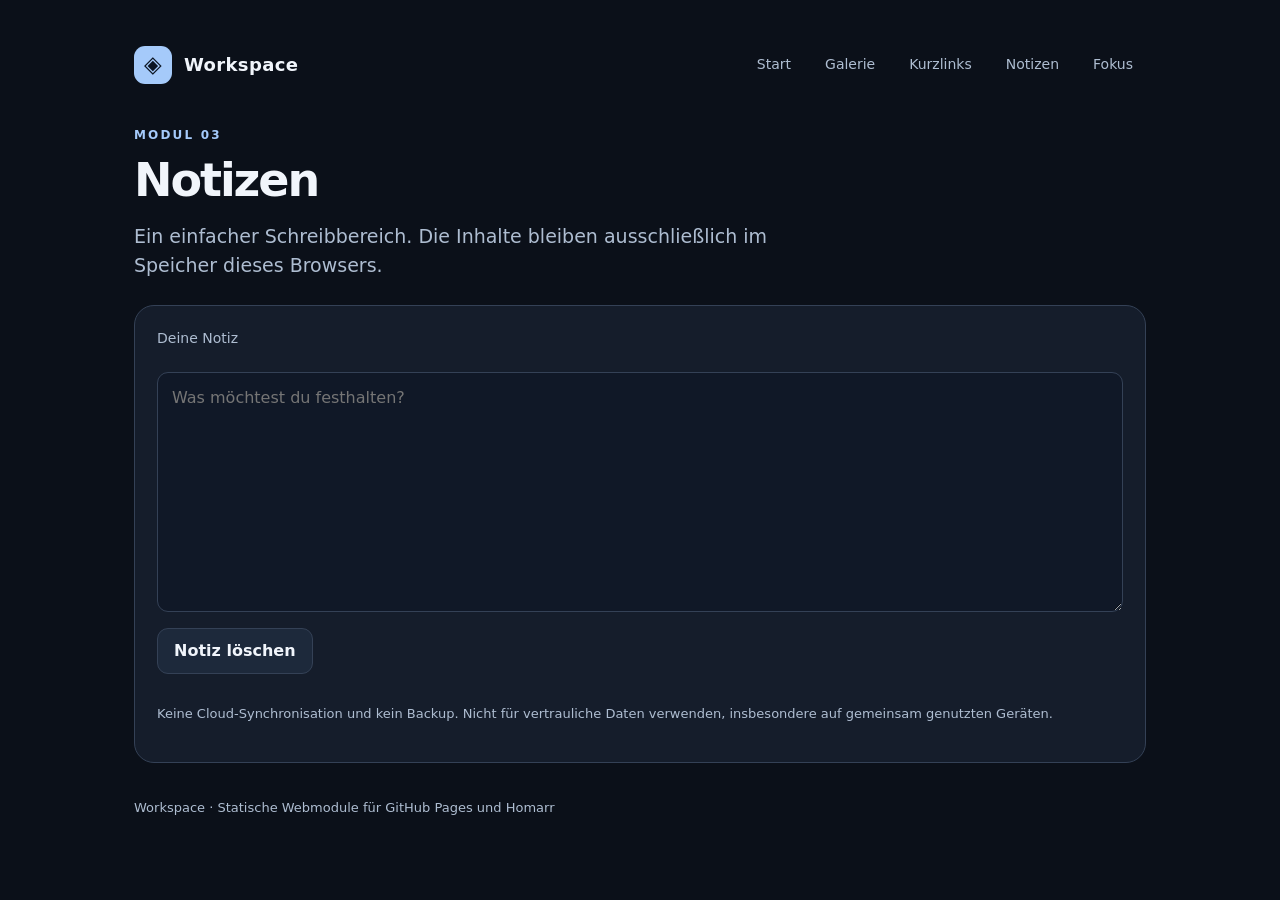
<file: notizen.html>
<!doctype html><html lang="de"><head><meta charset="utf-8"><meta name="viewport" content="width=device-width,initial-scale=1"><meta name="theme-color" content="#0b1019"><title>Notizen · Workspace</title><link rel="stylesheet" href="./assets/style.css"></head><body><script>if(new URLSearchParams(location.search).get("embed")==="1")document.body.classList.add("embed")</script><main class="shell"><header class="topbar"><a class="brand" href="./index.html"><span class="mark">◈</span>Workspace</a><nav aria-label="Navigation"><a href="./index.html">Start</a><a href="./galerie.html">Galerie</a><a href="./links.html">Kurzlinks</a><a href="./notizen.html">Notizen</a><a href="./fokus.html">Fokus</a></nav></header><section class="module-intro"><div class="eyebrow">Modul 03</div><h1>Notizen</h1><p class="lead">Ein einfacher Schreibbereich. Die Inhalte bleiben ausschließlich im Speicher dieses Browsers.</p></section><section class="panel stack"><label for="note">Deine Notiz</label><textarea id="note" spellcheck="true" placeholder="Was möchtest du festhalten?"></textarea><div style="display:flex;gap:10px;flex-wrap:wrap;align-items:center"><button class="btn-secondary" id="clear" type="button">Notiz löschen</button><span id="status" class="status" role="status"></span></div><p class="note">Keine Cloud-Synchronisation und kein Backup. Nicht für vertrauliche Daten verwenden, insbesondere auf gemeinsam genutzten Geräten.</p></section><script>
const KEY="workspace.note.v1", note=document.getElementById("note"),status=document.getElementById("status");try{note.value=localStorage.getItem(KEY)||""}catch{}
note.addEventListener("input",()=>{try{localStorage.setItem(KEY,note.value);status.textContent="Lokal gespeichert."}catch{status.textContent="Speichern nicht möglich."}});
document.getElementById("clear").onclick=()=>{if(!confirm("Notiz wirklich löschen?"))return;note.value="";try{localStorage.removeItem(KEY);status.textContent="Notiz gelöscht."}catch{status.textContent="Löschen fehlgeschlagen."}};
</script><footer class="footer">Workspace · Statische Webmodule für GitHub Pages und Homarr</footer></main></body></html>
</file>
<file: assets/style.css>
:root {
  color-scheme: dark;
  --bg:#0b1019; --surface:#151d2b; --surface-2:#1d293b;
  --border:#344156; --text:#f1f5fb; --muted:#aebdd1;
  --accent:#a5cafa; --good:#8ce2bf;
}
* { box-sizing:border-box; }
html { -webkit-text-size-adjust:100%; }
body { margin:0; min-height:100vh; background:var(--bg); color:var(--text); font:16px/1.55 system-ui,-apple-system,"Segoe UI",sans-serif; }
a { color:var(--accent); }
a:focus-visible,button:focus-visible,input:focus-visible,textarea:focus-visible { outline:3px solid #a5cafa; outline-offset:3px; }
button,input,textarea { font:inherit; }
button { cursor:pointer; touch-action:manipulation; }
.shell { max-width:1100px; margin:auto; padding:clamp(16px,4vw,44px); }
.topbar { display:flex; align-items:center; justify-content:space-between; gap:14px; margin-bottom:40px; flex-wrap:wrap; }
.brand { display:flex; align-items:center; gap:12px; color:var(--text); font-size:18px; text-decoration:none; font-weight:800; letter-spacing:.02em; }
.mark { display:grid; place-items:center; width:38px; height:38px; border-radius:11px; background:var(--accent); color:#0b1421; font-size:23px; }
nav { display:flex; gap:8px; flex-wrap:wrap; }
nav a { color:var(--muted); text-decoration:none; padding:9px 12px; border:1px solid transparent; border-radius:10px; font-size:14px; }
nav a:hover,nav a[aria-current="page"] { color:var(--text); background:var(--surface-2); border-color:var(--border); }
.eyebrow { font-size:12px; font-weight:800; letter-spacing:.18em; text-transform:uppercase; color:var(--accent); }
h1 { font-size:clamp(33px,5.4vw,61px); line-height:1.08; letter-spacing:-.045em; margin:12px 0 16px; }
h2 { font-size:clamp(20px,2.5vw,28px); line-height:1.22; margin:0 0 8px; }
p { margin:0 0 16px; }
.lead,.muted { color:var(--muted); }
.lead { max-width:700px; font-size:clamp(16px,2vw,19px); }
.hero { margin-bottom:34px; }
.grid { display:grid; grid-template-columns:repeat(auto-fit,minmax(min(100%,225px),1fr)); gap:16px; }
.tile,.panel { background:var(--surface); border:1px solid var(--border); border-radius:20px; }
.tile { display:flex; flex-direction:column; gap:9px; min-height:170px; padding:22px; text-decoration:none; color:var(--text); transition:border-color .2s,transform .2s; }
.tile:hover { border-color:var(--accent); transform:translateY(-2px); }
.tile strong { font-size:19px; }
.tile .muted { font-size:14px; margin:0; }
.symbol { font-size:29px; line-height:1; }
.section-head { display:flex; justify-content:space-between; align-items:center; gap:15px; margin:38px 0 15px; flex-wrap:wrap; }
.panel { padding:22px; }
.preview { overflow:hidden; padding:8px; }
.preview iframe { display:block; width:100%; height:clamp(260px,46vw,510px); border:0; border-radius:13px; background:#101927; }
.module-intro { margin-bottom:24px; }
.module-intro h1 { font-size:clamp(30px,4.2vw,46px); }
.stack { display:grid; gap:16px; }
.btn,.btn-secondary { border-radius:11px; min-height:44px; padding:10px 16px; border:1px solid var(--accent); background:var(--accent); color:#0b1421; font-weight:700; }
.btn-secondary { background:var(--surface-2); color:var(--text); border-color:var(--border); }
.btn:hover,.btn-secondary:hover { filter:brightness(1.12); }
label { display:block; color:var(--muted); font-size:14px; margin-bottom:6px; }
input,textarea { width:100%; min-height:44px; padding:12px 14px; color:var(--text); background:#101827; border:1px solid var(--border); border-radius:11px; }
textarea { min-height:240px; resize:vertical; line-height:1.6; }
.form-row { display:grid; grid-template-columns:1fr 1.5fr auto; gap:12px; align-items:end; }
.field { min-width:0; }
.status { font-size:14px; color:var(--good); min-height:22px; }
.list { list-style:none; margin:0; padding:0; display:grid; gap:10px; }
.list li { display:flex; align-items:center; justify-content:space-between; gap:12px; padding:11px; background:#101827; border:1px solid var(--border); border-radius:12px; }
.list li a { overflow-wrap:anywhere; }
.list li button { flex:none; }
.timer { font-size:clamp(72px,17vw,148px); font-weight:750; line-height:1.2; text-align:center; letter-spacing:-.065em; font-variant-numeric:tabular-nums; padding:20px 0; }
.actions { display:flex; justify-content:center; flex-wrap:wrap; gap:10px; }
.note { color:var(--muted); font-size:13px; margin-top:14px; }
.footer { color:var(--muted); margin-top:35px; font-size:13px; }
.embed .topbar,.embed .module-intro,.embed .footer { display:none; }
.embed .shell { max-width:none; padding:10px; }
.embed .panel { padding:14px; border-radius:14px; }
.embed textarea { min-height:130px; }
.embed .timer { font-size:clamp(45px,14vw,100px); padding:10px 0; }
@media (max-width:650px) {
  .topbar { margin-bottom:25px; }
  nav { width:100%; }
  nav a { padding:8px 10px; font-size:13px; }
  .form-row { grid-template-columns:1fr; }
  .panel { padding:16px; }
  .tile { min-height:145px; }
}
@media (prefers-reduced-motion:reduce) { .tile { transition:none; } }
</file>
